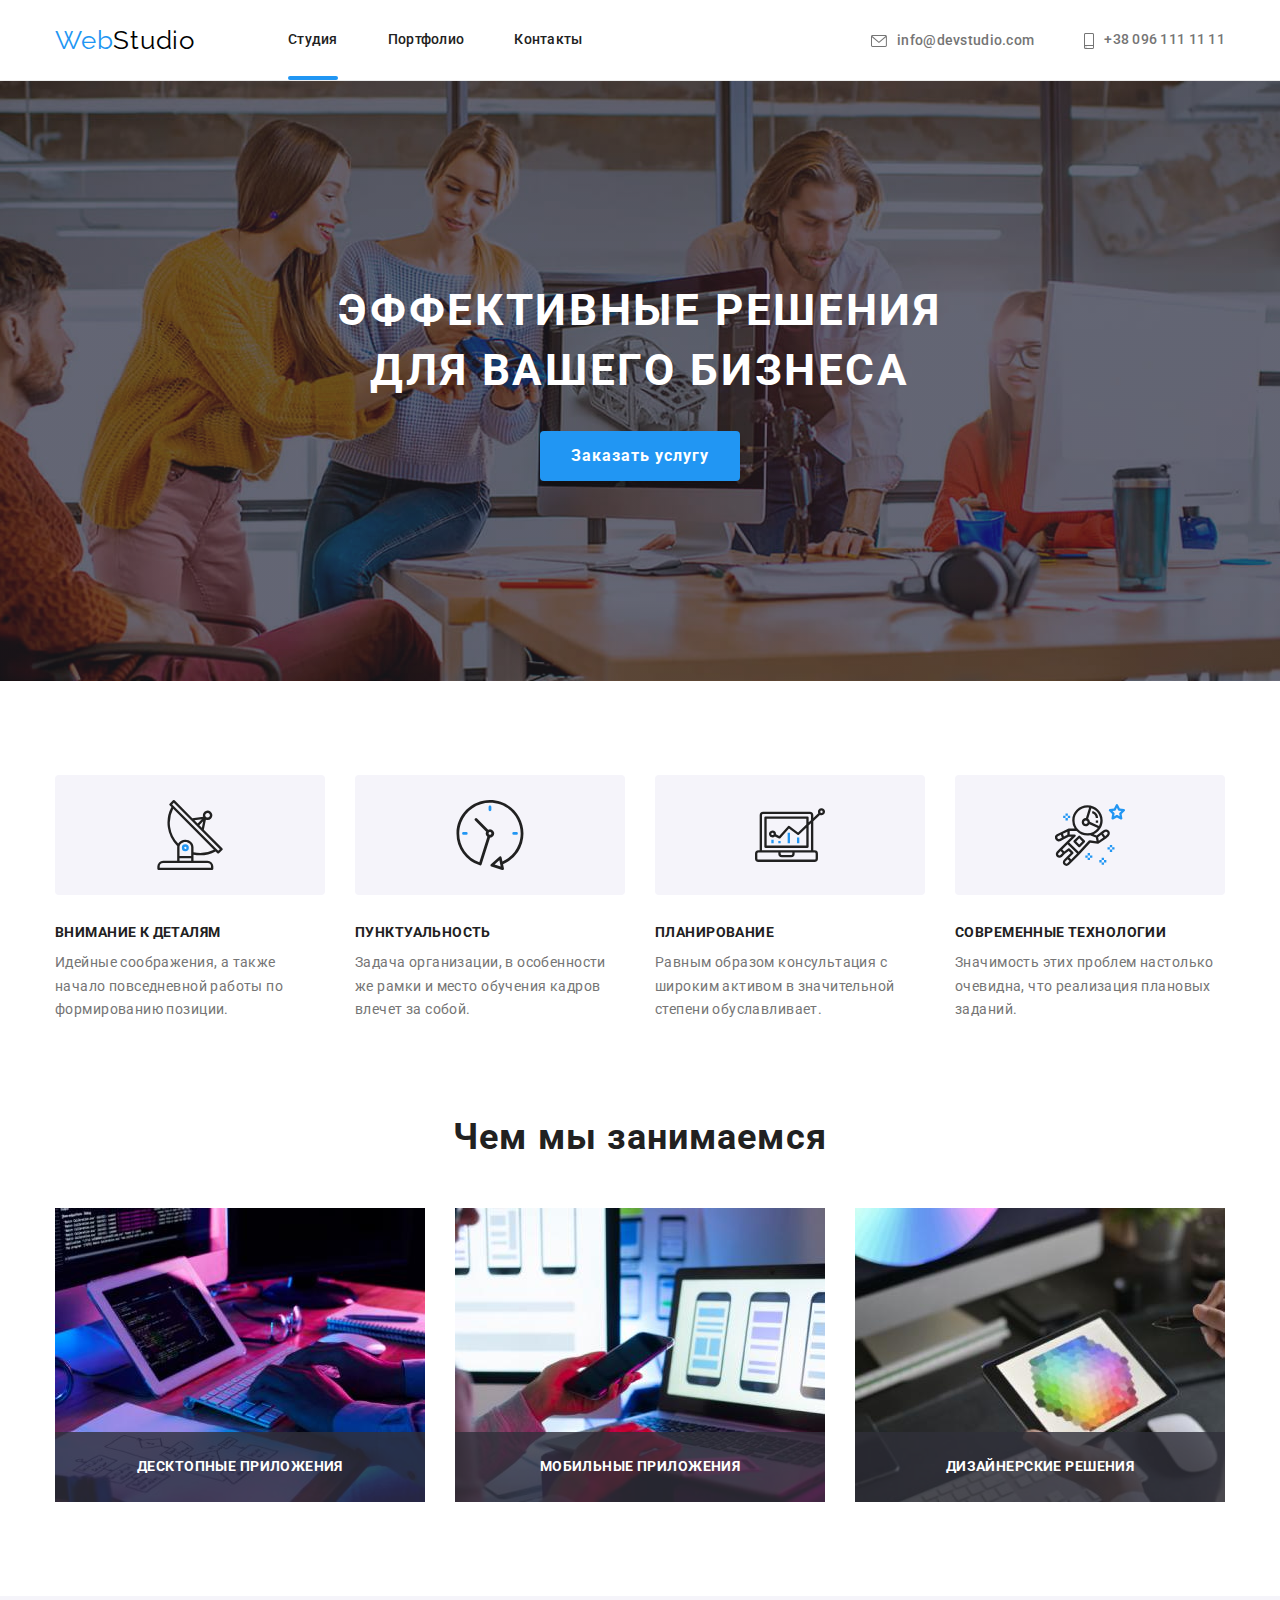
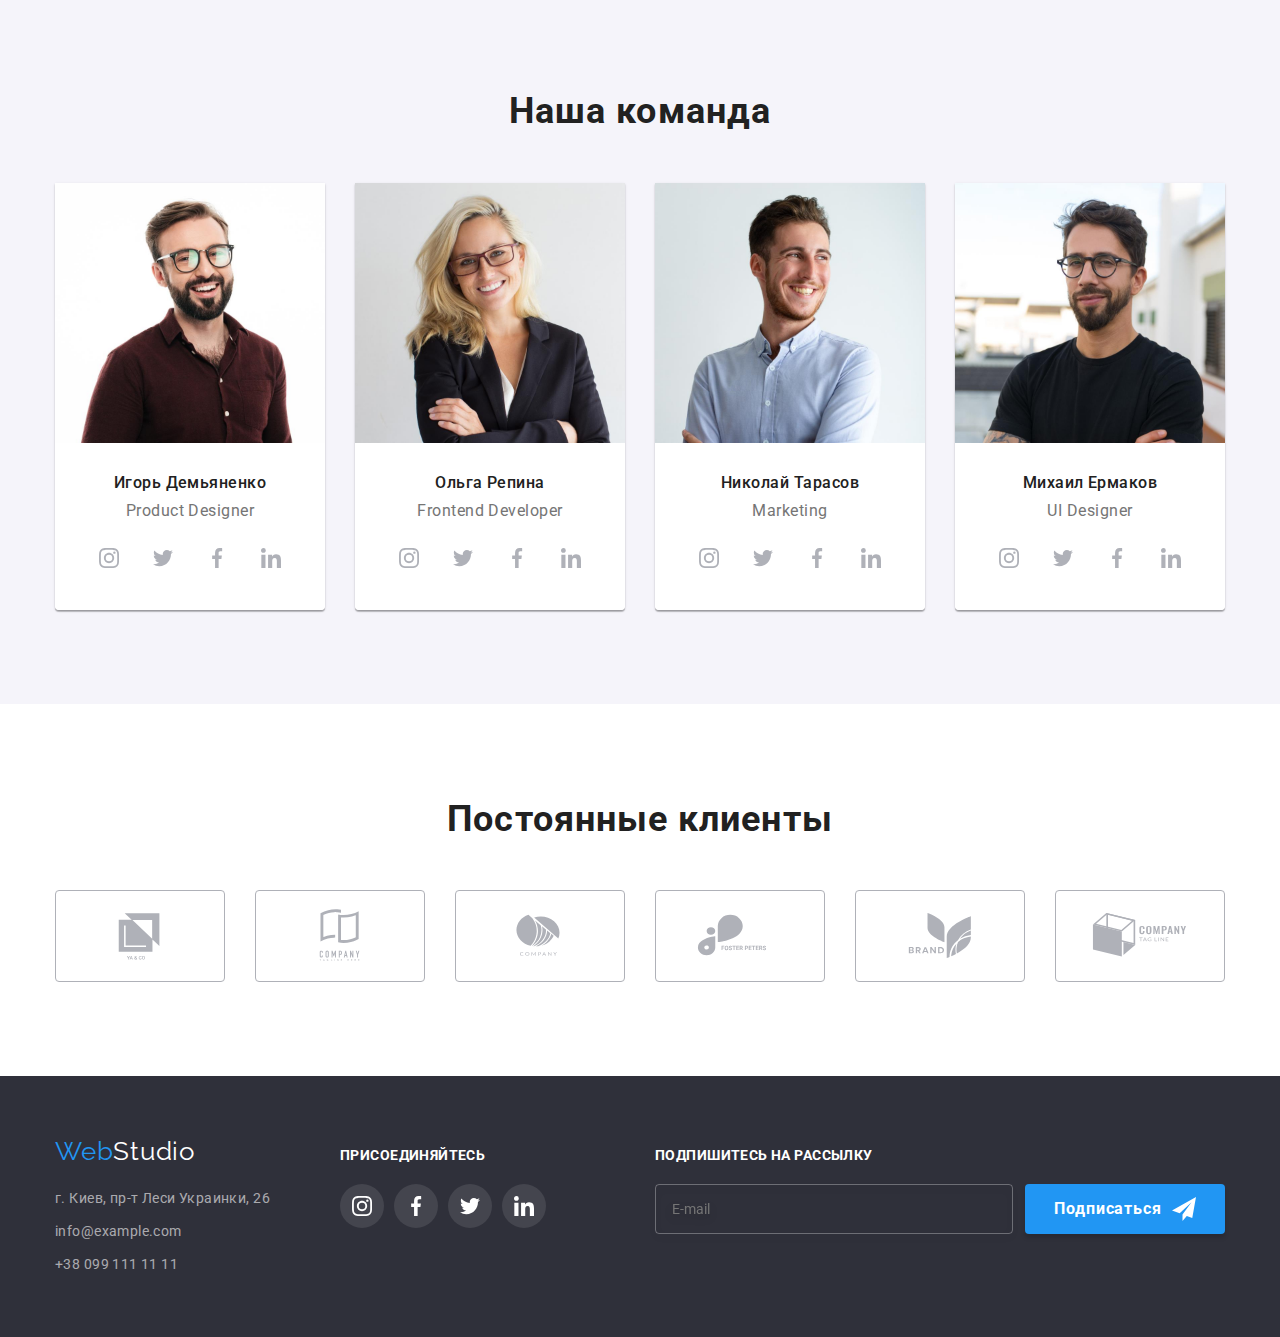
<file: index.html>
<!DOCTYPE html>
<html lang="ru">
  <head>
    <meta charset="UTF-8" />
    <meta http-equiv="X-UA-Compatible" content="IE=edge" />
    <meta name="viewport" content="width=device-width, initial-scale=1.0" />
    <title>Студия</title>

    <link rel="preconnect" href="https://fonts.googleapis.com" />
    <link rel="preconnect" href="https://fonts.gstatic.com" crossorigin />
    <link
      href="https://fonts.googleapis.com/css2?family=Raleway:wght@700&family=Roboto:wght@400;500;700;900&display=swap"
      rel="stylesheet"
    />
    <link
      rel="stylesheet"
      href="https://cdn.jsdelivr.net/npm/modern-normalize@1.1.0/modern-normalize.min.css"
    />
    <link rel="stylesheet" href="./css/main.min.css" />
  </head>

  <body>
    <header class="header header--underline">
      <div class="conteiner header__conteiner">
        <nav class="navigation">
          <a lang="en" href="./index.html" class="logo header__logo link"
            >Web<span class="logo__text logo__text--header-color">Studio</span></a
          >
          <ul class="navigation-list list">
            <li class="navigation-list__item">
              <a class="navigation-list__link link current" href="./index.html">Студия</a>
            </li>
            <li class="navigation-list__item">
              <a class="navigation-list__link link" href="./portfolio.html">Портфолио</a>
            </li>
            <li class="navigation-list__item">
              <a class="navigation-list__link link" href="">Контакты</a>
            </li>
          </ul>
        </nav>

        <ul class="contacts header__contacts list">
          <li class="contacts__list list">
            <a class="contacts__link link" href="mailto:info@devstudio.com"
              ><svg class="contacts__logo" width="16" height="12">
                <use href="./images/icons.svg#icon-mail-logo" /></svg
              >info@devstudio.com</a
            >
          </li>
          <li class="contacts__list list">
            <a class="contacts__link link" href="tel:+380961111111"
              ><svg class="contacts__logo" width="10" height="16">
                <use href="./images/icons.svg#icon-logo-smartphone" /></svg
              >+38 096 111 11 11</a
            >
          </li>
        </ul>
      </div>
    </header>

    <main>
      <!-- !секция герой -->

      <section class="hero">
        <div class="conteiner">
          <h1 class="hero__text">Эффективные решения<br />для вашего бизнеса</h1>
          <button class="button hero__button" type="button" data-modal-open>Заказать услугу</button>
        </div>
      </section>

      <!-- !секция особенности -->

      <section class="section">
        <div class="conteiner">
          <h2 hidden>наши особенности</h2>
          <ul class="specs">
            <li class="specs__list list">
              <div class="specs__item">
                <svg class="specs__icon" width="70" height="70">
                  <use href="./images/icons.svg#icon-antenna" />
                </svg>
              </div>
              <h3 class="specs__title">Внимание к деталям</h3>
              <p class="specs__text">
                Идейные соображения, а также начало повседневной работы по формированию позиции.
              </p>
            </li>
            <li class="specs__list list">
              <div class="specs__item">
                <svg class="specs__icon" width="70" height="70">
                  <use href="./images/icons.svg#icon-clock" />
                </svg>
              </div>
              <h3 class="specs__title">Пунктуальность</h3>
              <p class="specs__text">
                Задача организации, в особенности же рамки и место обучения кадров влечет за собой.
              </p>
            </li>
            <li class="specs__list list">
              <div class="specs__item">
                <svg class="specs__icon" width="70" height="70">
                  <use href="./images/icons.svg#icon-diagram" />
                </svg>
              </div>
              <h3 class="specs__title">Планирование</h3>
              <p class="specs__text">
                Равным образом консультация с широким активом в значительной степени обуславливает.
              </p>
            </li>
            <li class="specs__list list">
              <div class="specs__item">
                <svg class="specs__icon" width="70" height="70">
                  <use href="./images/icons.svg#icon-astronaut" />
                </svg>
              </div>
              <h3 class="specs__title">Современные технологии</h3>
              <p class="specs__text">
                Значимость этих проблем настолько очевидна, что реализация плановых заданий.
              </p>
            </li>
          </ul>
        </div>
      </section>

      <!-- !секция чем мы занимаемся -->

      <section class="section section__our-works">
        <div class="conteiner">
          <h2 class="section-title">Чем мы занимаемся</h2>
          <ul class="examples">
            <li class="examples__title list">
              <img
                src="./images/img-1.jpg"
                alt="набор текста на клавиатуре"
                width="370"
                height="294"
              />
              <p class="examples__text">Десктопные приложения</p>
            </li>
            <li class="examples__title list">
              <img
                src="./images/img-2.jpg"
                alt="адаптация под мобильный формат"
                width="370"
                height="294"
              />
              <p class="examples__text">Мобильные приложения</p>
            </li>
            <li class="examples__title list">
              <img src="./images/img-3.jpg" alt="работа с графикой" width="370" height="294" />
              <p class="examples__text">Дизайнерские решения</p>
            </li>
          </ul>
        </div>
      </section>

      <!-- !секция наша команда -->

      <section class="section section--team-color">
        <div class="conteiner">
          <h2 class="section-title">Наша команда</h2>
          <ul class="workers">
            <li class="list workers__card">
              <img src="./images/img-igor.jpg" alt="фото игорь" width="270" height="260" />
              <div class="workers-info">
                <p class="workers-info__name">Игорь Демьяненко</p>
                <p class="workers-info__prof" lang="en">Product Designer</p>
                <ul class="social-list list">
                  <li class="social-list__item">
                    <a class="social-list__link link" href="">
                      <svg class="social-list__icon" width="20" height="20">
                        <use href="./images/icons.svg#icon-instagram" />
                      </svg>
                    </a>
                  </li>
                  <li class="social-list__item">
                    <a class="social-list__link link" href="">
                      <svg class="social-list__icon" width="20" height="20">
                        <use href="./images/icons.svg#icon-twitter" />
                      </svg>
                    </a>
                  </li>
                  <li class="social-list__item">
                    <a class="social-list__link link" href="">
                      <svg class="social-list__icon" width="20" height="20">
                        <use href="./images/icons.svg#icon-facebook" />
                      </svg>
                    </a>
                  </li>
                  <li class="social-list__item">
                    <a class="social-list__link link" href="">
                      <svg class="social-list__icon" width="20" height="20">
                        <use href="./images/icons.svg#icon-linkedin" />
                      </svg>
                    </a>
                  </li>
                </ul>
              </div>
            </li>
            <li class="list workers__card">
              <img src="./images/img-olga.jpg" alt="фото ольга" width="270" height="260" />
              <div class="workers-info">
                <p class="workers-info__name">Ольга Репина</p>
                <p class="workers-info__prof" lang="en">Frontend Developer</p>
                <ul class="social-list list">
                  <li class="social-list__item">
                    <a class="social-list__link link" href="">
                      <svg class="social-list__icon" width="20" height="20">
                        <use href="./images/icons.svg#icon-instagram" />
                      </svg>
                    </a>
                  </li>
                  <li class="social-list__item">
                    <a class="social-list__link link" href="">
                      <svg class="social-list__icon" width="20" height="20">
                        <use href="./images/icons.svg#icon-twitter" />
                      </svg>
                    </a>
                  </li>
                  <li class="social-list__item">
                    <a class="social-list__link link" href="">
                      <svg class="social-list__icon" width="20" height="20">
                        <use href="./images/icons.svg#icon-facebook" />
                      </svg>
                    </a>
                  </li>
                  <li class="social-list__item">
                    <a class="social-list__link link" href="">
                      <svg class="social-list__icon" width="20" height="20">
                        <use href="./images/icons.svg#icon-linkedin" />
                      </svg>
                    </a>
                  </li>
                </ul>
              </div>
            </li>

            <li class="list workers__card">
              <img src="./images/img-kolya.jpg" alt="фото николай" width="270" height="260" />
              <div class="workers-info">
                <p class="workers-info__name">Николай Тарасов</p>
                <p class="workers-info__prof" lang="en">Marketing</p>
                <ul class="social-list list">
                  <li class="social-list__item">
                    <a class="social-list__link link" href="">
                      <svg class="social-list__icon" width="20" height="20">
                        <use href="./images/icons.svg#icon-instagram" />
                      </svg>
                    </a>
                  </li>
                  <li class="social-list__item">
                    <a class="social-list__link link" href="">
                      <svg class="social-list__icon" width="20" height="20">
                        <use href="./images/icons.svg#icon-twitter" />
                      </svg>
                    </a>
                  </li>
                  <li class="social-list__item">
                    <a class="social-list__link link" href="">
                      <svg class="social-list__icon" width="20" height="20">
                        <use href="./images/icons.svg#icon-facebook" />
                      </svg>
                    </a>
                  </li>
                  <li class="social-list__item">
                    <a class="social-list__link link" href="">
                      <svg class="social-list__icon" width="20" height="20">
                        <use href="./images/icons.svg#icon-linkedin" />
                      </svg>
                    </a>
                  </li>
                </ul>
              </div>
            </li>
            <li class="list workers__card">
              <img src="./images/img-misha.jpg" alt="фото михаил" width="270" height="260" />
              <div class="workers-info">
                <p class="workers-info__name">Михаил Ермаков</p>
                <p class="workers-info__prof" lang="en">UI Designer</p>
                <ul class="social-list list">
                  <li class="social-list__item">
                    <a class="social-list__link link" href="">
                      <svg class="social-list__icon" width="20" height="20">
                        <use href="./images/icons.svg#icon-instagram" />
                      </svg>
                    </a>
                  </li>
                  <li class="social-list__item">
                    <a class="social-list__link link" href="">
                      <svg class="social-list__icon" width="20" height="20">
                        <use href="./images/icons.svg#icon-twitter" />
                      </svg>
                    </a>
                  </li>
                  <li class="social-list__item">
                    <a class="social-list__link link" href="">
                      <svg class="social-list__icon" width="20" height="20">
                        <use href="./images/icons.svg#icon-facebook" />
                      </svg>
                    </a>
                  </li>
                  <li class="social-list__item">
                    <a class="social-list__link link" href="">
                      <svg class="social-list__icon" width="20" height="20">
                        <use href="./images/icons.svg#icon-linkedin" />
                      </svg>
                    </a>
                  </li>
                </ul>
              </div>
            </li>
          </ul>
        </div>
      </section>

      <!-- ! Постоянные клиенты -->

      <section class="section">
        <div class="conteiner">
          <h2 class="section-title">Постоянные клиенты</h2>
          <ul class="clients-list list">
            <li class="clients-list__item">
              <a class="clients-list__link link" href="">
                <svg class="clients-list__icon" width="106" height="60">
                  <use href="./images/icons.svg#icon-logo-first" />
                </svg>
              </a>
            </li>
            <li class="clients-list__item">
              <a class="clients-list__link link" href="">
                <svg class="clients-list__icon" width="106" height="60">
                  <use href="./images/icons.svg#icon-logo-second" />
                </svg>
              </a>
            </li>
            <li class="clients-list__item">
              <a class="clients-list__link link" href="">
                <svg class="clients-list__icon" width="106" height="60">
                  <use href="./images/icons.svg#icon-logo-third" />
                </svg>
              </a>
            </li>
            <li class="clients-list__item">
              <a class="clients-list__link link" href="">
                <svg class="clients-list__icon" width="106" height="60">
                  <use href="./images/icons.svg#icon-logo-fourth" />
                </svg>
              </a>
            </li>
            <li class="clients-list__item">
              <a class="clients-list__link link" href="">
                <svg class="clients-list__icon" width="106" height="60">
                  <use href="./images/icons.svg#icon-logo-fifth" />
                </svg>
              </a>
            </li>
            <li class="clients-list__item">
              <a class="clients-list__link link" href="">
                <svg class="clients-list__icon" width="106" height="60">
                  <use href="./images/icons.svg#icon-logo-sixth" />
                </svg>
              </a>
            </li>
          </ul>
        </div>
      </section>
    </main>

    <!--!Футер секция-->

    <footer class="footer">
      <div class="conteiner footer__conteiner">
        <div class="footer-main">
          <a lang="en" href="index.html" class="logo footer__logo link"
            >Web<span class="logo__text logo__text--footer-color">Studio</span></a
          >
          <address class="adress">
            <ul class="company-contacts">
              <li class="company-contacts__list list">
                <a
                  class="company-contacts__link company-contacts__link--adress-color link"
                  href="https://goo.gl/maps/mTqveM3o7h9tDFsGA"
                  target="_blank"
                  rel="noopener noreferrer"
                  >г. Киев, пр-т Леси Украинки, 26</a
                >
              </li>
              <li class="company-contacts__list list">
                <a class="company-contacts__link link" href="mailto:info@example.com"
                  >info@example.com</a
                >
              </li>
              <li class="company-contacts__list list">
                <a class="company-contacts__link link" href="tel:+380991111111"
                  >+38 099 111 11 11</a
                >
              </li>
            </ul>
          </address>
        </div>
        <div class="connect connect__wrap">
          <h2 class="connect__title">присоединяйтесь</h2>
          <ul class="social-list list">
            <li class="social-list__item">
              <a class="social-list__link social-list__link--footer-color link" href="">
                <svg class="social-list__icon" width="20" height="20">
                  <use href="./images/icons.svg#icon-instagram" />
                </svg>
              </a>
            </li>
            <li class="social-list__item">
              <a class="social-list__link social-list__link--footer-color link" href="">
                <svg class="social-list__icon" width="20" height="20">
                  <use href="./images/icons.svg#icon-facebook" />
                </svg>
              </a>
            </li>
            <li class="social-list__item">
              <a class="social-list__link social-list__link--footer-color link" href="">
                <svg class="social-list__icon" width="20" height="20">
                  <use href="./images/icons.svg#icon-twitter" />
                </svg>
              </a>
            </li>
            <li class="social-list__item">
              <a class="social-list__link social-list__link--footer-color link" href="">
                <svg class="social-list__icon" width="20" height="20">
                  <use href="./images/icons.svg#icon-linkedin" />
                </svg>
              </a>
            </li>
          </ul>
        </div>

        <!--!Форма подписаться-->

        <form class="subscribe subscribe__form">
          <h2 class="subscribe__title">Подпишитесь на рассылку</h2>
          <div class="subscribe-wrap">
            <input class="subscribe__input" type="text" name="subscribe" placeholder="E-mail" />
            <button type="submit" class="button subscribe__button">
              Подписаться
              <svg class="subscribe__icon" width="24" height="24">
                <use href="./images/icons.svg#icon-send-email" />
              </svg>
            </button>
          </div>
        </form>
      </div>
    </footer>

    <!--!Модальное окно-->

    <div class="backdrop is-hidden" data-modal>
      <div class="modal">
        <button type="button" class="modal-close" data-modal-close>
          <svg class="modal-close__icon" width="18" height="18">
            <use href="./images/icons.svg#icon-close" />
          </svg>
        </button>

        <form class="modal-form">
          <p class="modal-form__title">Оставьте свои данные, мы вам перезвоним</p>
          <label for="name" class="modal-form__label">Имя</label>
          <div class="modal-input-wrap">
            <input type="text" id="name" name="client-name" class="modal-form__input" />
            <svg class="modal-form__icon" width="18" height="18">
              <use href="./images/icons.svg#icon-person" />
            </svg>
          </div>

          <label for="tel" class="modal-form__label">Телефон</label>
          <div class="modal-input-wrap">
            <input type="tel" id="tel" name="client-tel" class="modal-form__input" />
            <svg class="modal-form__icon" width="18" height="18">
              <use href="./images/icons.svg#icon-tel" />
            </svg>
          </div>

          <label for="email" class="modal-form__label">Почта</label>
          <div class="modal-input-wrap">
            <input type="email" id="email" name="client-email" class="modal-form__input" />
            <svg class="modal-form__icon" width="18" height="18">
              <use href="./images/icons.svg#icon-email" />
            </svg>
          </div>

          <label for="comment" class="modal-form__label">Комментарий</label>
          <textarea
            name="comment"
            id="comment"
            class="modal-form__input modal-form__input--comment"
            placeholder="Введите текст"
          ></textarea>

          <input
            type="checkbox"
            id="license-check"
            name="license-check"
            class="checkbox vissualy-hidden"
          />

          <label for="license-check" class="checkbox-label">
            <span class="checkbox-label__icon"
              ><svg width="11" height="8">
                <use href="./images/icons.svg#icon-check" /></svg></span
            ><span
              >Соглашаюсь с рассылкой и принимаю
              <a href="" class="checkbox-label__license">Условия договора</a></span
            ></label
          >

          <button type="submit" class="button button--modal-send">Отправить</button>
        </form>
      </div>
    </div>
    <script src="./js/modal.js"></script>
  </body>
</html>
</file>
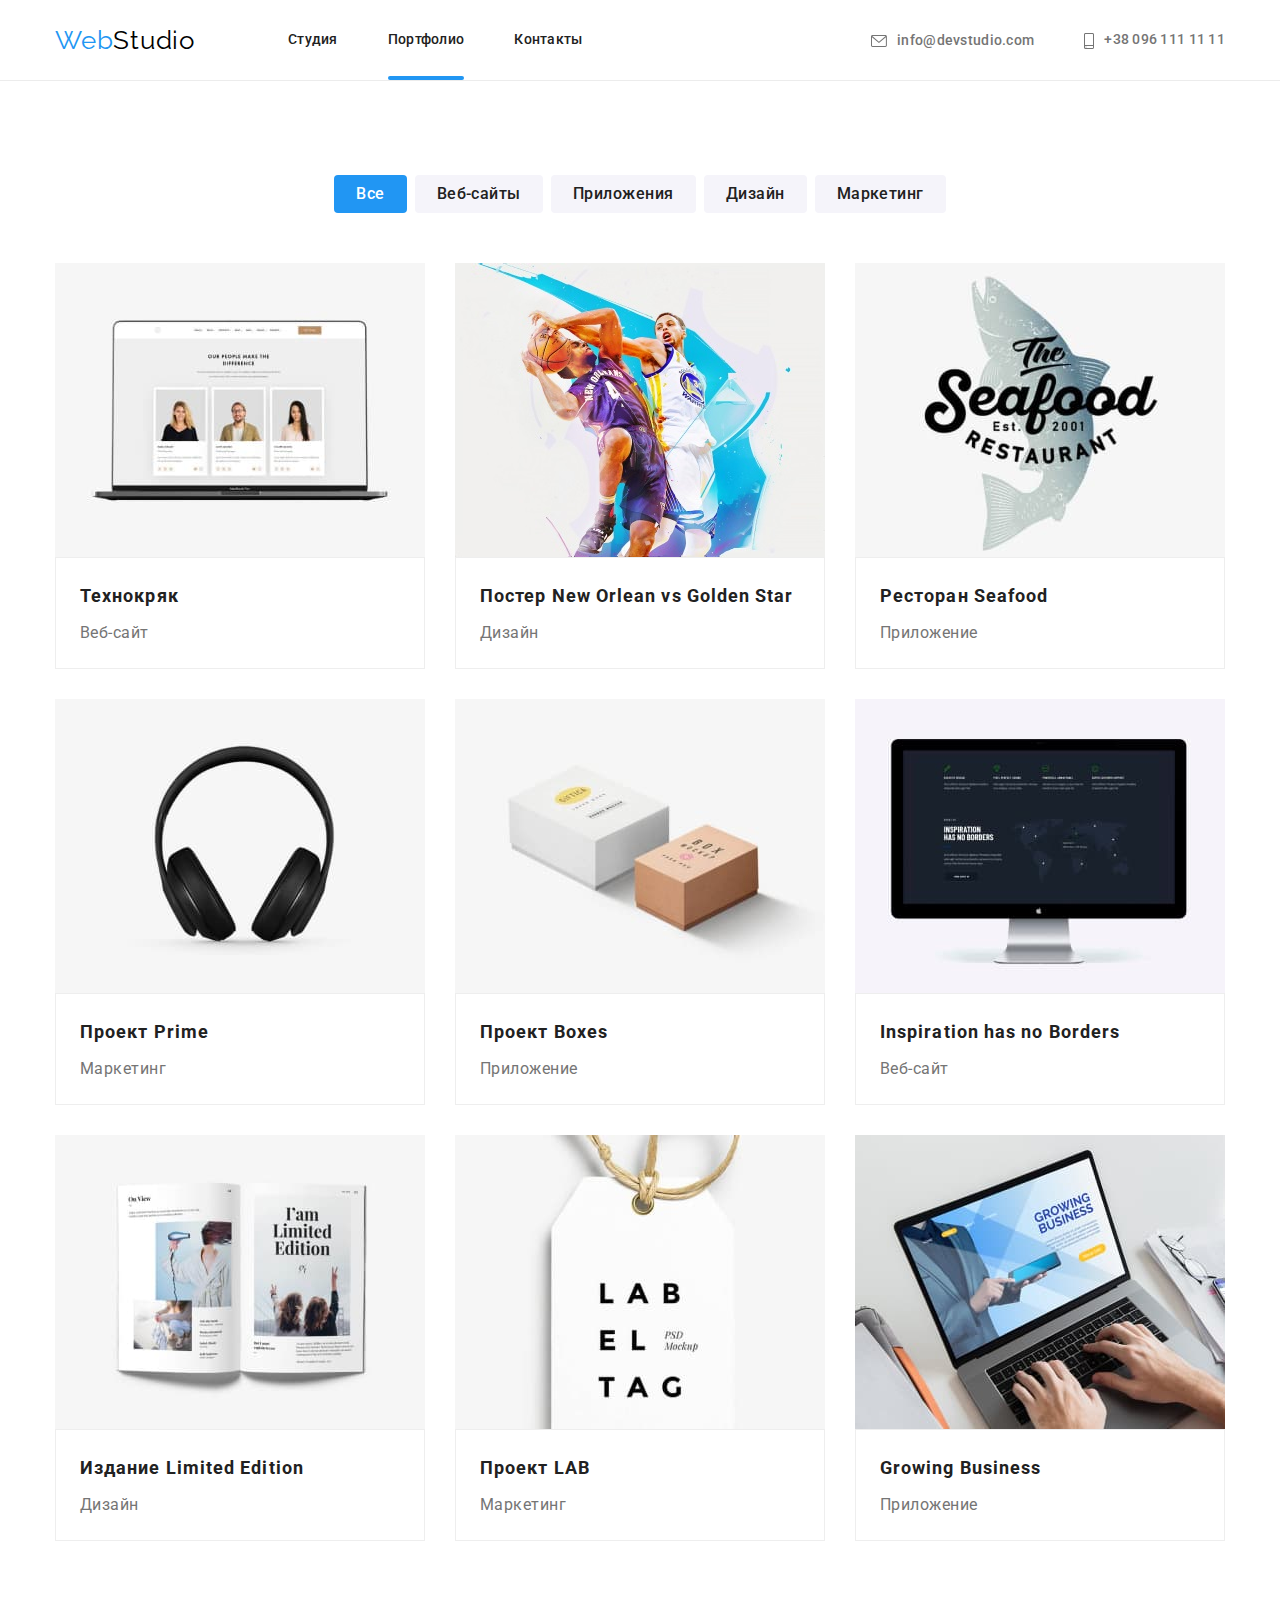
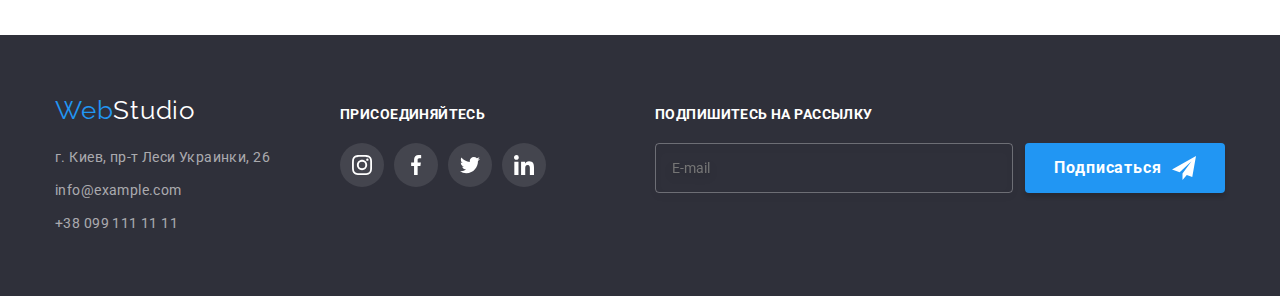
<file: portfolio.html>
<!DOCTYPE html>
<html lang="ru">
  <head>
    <meta charset="UTF-8" />
    <meta http-equiv="X-UA-Compatible" content="IE=edge" />
    <meta name="viewport" content="width=device-width, initial-scale=1.0" />
    <title>Портфолио</title>
    <link rel="preconnect" href="https://fonts.googleapis.com" />
    <link rel="preconnect" href="https://fonts.gstatic.com" crossorigin />
    <link
      href="https://fonts.googleapis.com/css2?family=Raleway:wght@700&family=Roboto:wght@400;500;700;900&display=swap"
      rel="stylesheet"
    />
    <link
      rel="stylesheet"
      href="https://cdn.jsdelivr.net/npm/modern-normalize@1.1.0/modern-normalize.min.css"
    />
    <link rel="stylesheet" href="./css/main.min.css" />
  </head>

  <body>
    <header class="header header--underline">
      <div class="conteiner header__conteiner">
        <nav class="navigation">
          <a lang="en" href="./index.html" class="logo header__logo link"
            >Web<span class="logo__text logo__text--header-color">Studio</span></a
          >
          <ul class="navigation-list list">
            <li class="navigation-list__item">
              <a class="navigation-list__link link" href="./index.html">Студия</a>
            </li>
            <li class="navigation-list__item">
              <a class="navigation-list__link link current" href="./portfolio.html">Портфолио</a>
            </li>
            <li class="navigation-list__item">
              <a class="navigation-list__link link" href="">Контакты</a>
            </li>
          </ul>
        </nav>

        <ul class="contacts header__contacts list">
          <li class="contacts__list list">
            <a class="contacts__link link" href="mailto:info@devstudio.com"
              ><svg class="contacts__logo" width="16" height="12">
                <use href="./images/icons.svg#icon-mail-logo" /></svg
              >info@devstudio.com</a
            >
          </li>
          <li class="contacts__list list">
            <a class="contacts__link link" href="tel:+380961111111"
              ><svg class="contacts__logo" width="10" height="16">
                <use href="./images/icons.svg#icon-logo-smartphone" /></svg
              >+38 096 111 11 11</a
            >
          </li>
        </ul>
      </div>
    </header>
    <main>
      <!-- секция портфолио фильтр -->
      <section class="section">
        <div class="conteiner">
          <h1 hidden>портфолио по категориям</h1>
          <ul class="portfolio-filter portfolio-filter--bottom-margin">
            <li class="portfolio-filter__list list">
              <button class="portfolio-filter__btn portfolio-filter__btn--current" type="button">
                Все
              </button>
            </li>
            <li class="portfolio-filter__list list">
              <button class="portfolio-filter__btn" type="button">Веб-сайты</button>
            </li>
            <li class="portfolio-filter__list list">
              <button class="portfolio-filter__btn" type="button">Приложения</button>
            </li>
            <li class="portfolio-filter__list list">
              <button class="portfolio-filter__btn" type="button">Дизайн</button>
            </li>
            <li class="portfolio-filter__list list">
              <button class="portfolio-filter__btn" type="button">Маркетинг</button>
            </li>
          </ul>

          <ul class="grid">
            <!-- #1 -->

            <li class="portfolio-list grid__portfolio-list list">
              <a class="portfolio-card link" href="">
                <div class="portfolio-card__wrap">
                  <img
                    src="./images/portfolio/img-tekhnokr.jpg"
                    alt="образец сайта на ноутбуке"
                    width="370"
                    height="294"
                  />
                  <p class="portfolio-card__text">
                    Ресурс предлагает комплексные предложения с разным уровнем функционала и
                    сервисов. Все это позволит посетителю получить исчерпывающие сведения о компании
                    или частном лице.
                  </p>
                </div>

                <div class="portfolio-description">
                  <h2 class="portfolio-description__title">Технокряк</h2>
                  <p class="portfolio-description__text">Веб-сайт</p>
                </div>
              </a>
            </li>

            <!-- #2 -->

            <li class="portfolio-list grid__portfolio-list list">
              <a class="portfolio-card link" href="">
                <div class="portfolio-card__wrap">
                  <img
                    src="./images/portfolio/img-new-orlean.jpg"
                    alt="игра в баскетбол"
                    width="370"
                    height="294"
                  />
                  <p class="portfolio-card__text">
                    Ресурс предлагает комплексные предложения с разным уровнем функционала и
                    сервисов. Все это позволит посетителю получить исчерпывающие сведения о компании
                    или частном лице.
                  </p>
                </div>
                <div class="portfolio-description">
                  <h2 class="portfolio-description__title">
                    Постер <span lang="en">New Orlean vs Golden Star</span>
                  </h2>
                  <p class="portfolio-description__text">Дизайн</p>
                </div>
              </a>
            </li>

            <!-- #3 -->

            <li class="portfolio-list grid__portfolio-list list">
              <a class="portfolio-card link" href="">
                <div class="portfolio-card__wrap">
                  <img
                    src="./images/portfolio/img-seafood.jpg"
                    alt="логотип ресторана с рыбой"
                    width="370"
                    height="294"
                  />
                  <p class="portfolio-card__text">
                    Ресурс предлагает комплексные предложения с разным уровнем функционала и
                    сервисов. Все это позволит посетителю получить исчерпывающие сведения о компании
                    или частном лице.
                  </p>
                </div>
                <div class="portfolio-description">
                  <h2 class="portfolio-description__title">
                    Ресторан <span lang="en">Seafood</span>
                  </h2>
                  <p class="portfolio-description__text">Приложение</p>
                </div>
              </a>
            </li>

            <!-- #4 -->

            <li class="portfolio-list grid__portfolio-list list">
              <a class="portfolio-card link" href="">
                <div class="portfolio-card__wrap">
                  <img
                    src="./images/portfolio/img-prime.jpg"
                    alt="фотография наушники"
                    width="370"
                    height="294"
                  />
                  <p class="portfolio-card__text">
                    Ресурс предлагает комплексные предложения с разным уровнем функционала и
                    сервисов. Все это позволит посетителю получить исчерпывающие сведения о компании
                    или частном лице.
                  </p>
                </div>
                <div class="portfolio-description">
                  <h2 class="portfolio-description__title">Проект <span lang="en">Prime</span></h2>
                  <p class="portfolio-description__text">Маркетинг</p>
                </div>
              </a>
            </li>

            <!-- #5 -->

            <li class="portfolio-list grid__portfolio-list list">
              <a class="portfolio-card link" href="">
                <div class="portfolio-card__wrap">
                  <img
                    src="./images/portfolio/img-boxes.jpg"
                    alt="две коробки на столе"
                    width="370"
                    height="294"
                  />
                  <p class="portfolio-card__text">
                    Ресурс предлагает комплексные предложения с разным уровнем функционала и
                    сервисов. Все это позволит посетителю получить исчерпывающие сведения о компании
                    или частном лице.
                  </p>
                </div>
                <div class="portfolio-description">
                  <h2 class="portfolio-description__title">Проект <span lang="en">Boxes</span></h2>
                  <p class="portfolio-description__text">Приложение</p>
                </div>
              </a>
            </li>

            <!-- #6 -->

            <li class="portfolio-list grid__portfolio-list list">
              <a class="portfolio-card link" href="">
                <div class="portfolio-card__wrap">
                  <img
                    src="./images/portfolio/img-inspiration.jpg"
                    alt="вид сайта на мониторе"
                    width="370"
                    height="294"
                  />
                  <p class="portfolio-card__text">
                    Ресурс предлагает комплексные предложения с разным уровнем функционала и
                    сервисов. Все это позволит посетителю получить исчерпывающие сведения о компании
                    или частном лице.
                  </p>
                </div>
                <div class="portfolio-description">
                  <h2 class="portfolio-description__title" lang="en">Inspiration has no Borders</h2>
                  <p class="portfolio-description__text">Веб-сайт</p>
                </div>
              </a>
            </li>

            <!-- #7 -->

            <li class="portfolio-list grid__portfolio-list list">
              <a class="portfolio-card link" href="">
                <div class="portfolio-card__wrap">
                  <img
                    src="./images/portfolio/img-limit-edit.jpg"
                    alt="раскрытый журнал"
                    width="370"
                    height="294"
                  />
                  <p class="portfolio-card__text">
                    Ресурс предлагает комплексные предложения с разным уровнем функционала и
                    сервисов. Все это позволит посетителю получить исчерпывающие сведения о компании
                    или частном лице.
                  </p>
                </div>
                <div class="portfolio-description">
                  <h2 class="portfolio-description__title">
                    Издание <span lang="en">Limited Edition</span>
                  </h2>
                  <p class="portfolio-description__text">Дизайн</p>
                </div>
              </a>
            </li>

            <!-- #8 -->

            <li class="portfolio-list grid__portfolio-list list">
              <a class="portfolio-card link" href="">
                <div class="portfolio-card__wrap">
                  <img
                    src="./images/portfolio/img-lab.jpg"
                    alt="фотография бирки"
                    width="370"
                    height="294"
                  />
                  <p class="portfolio-card__text">
                    Ресурс предлагает комплексные предложения с разным уровнем функционала и
                    сервисов. Все это позволит посетителю получить исчерпывающие сведения о компании
                    или частном лице.
                  </p>
                </div>
                <div class="portfolio-description">
                  <h2 class="portfolio-description__title">Проект <span lang="en">LAB</span></h2>
                  <p class="portfolio-description__text">Маркетинг</p>
                </div>
              </a>
            </li>

            <!-- #9 -->

            <li class="portfolio-list grid__portfolio-list list">
              <a class="portfolio-card link" href="">
                <div class="portfolio-card__wrap">
                  <img
                    src="./images/portfolio/img-growing.jpg"
                    alt="просмотр сайта на ноутбуке"
                    width="370"
                    height="294"
                  />
                  <p class="portfolio-card__text">
                    Ресурс предлагает комплексные предложения с разным уровнем функционала и
                    сервисов. Все это позволит посетителю получить исчерпывающие сведения о компании
                    или частном лице.
                  </p>
                </div>
                <div class="portfolio-description">
                  <h2 class="portfolio-description__title" lang="en">Growing Business</h2>
                  <p class="portfolio-description__text">Приложение</p>
                </div>
              </a>
            </li>
          </ul>
        </div>
      </section>
    </main>
    <footer class="footer">
      <div class="conteiner footer__conteiner">
        <div class="footer-main">
          <a lang="en" href="index.html" class="logo footer__logo link"
            >Web<span class="logo__text logo__text--footer-color">Studio</span></a
          >
          <address class="adress">
            <ul class="company-contacts">
              <li class="company-contacts__list list">
                <a
                  class="company-contacts__link company-contacts__link--adress-color link"
                  href="https://goo.gl/maps/mTqveM3o7h9tDFsGA"
                  target="_blank"
                  rel="noopener noreferrer"
                  >г. Киев, пр-т Леси Украинки, 26</a
                >
              </li>
              <li class="company-contacts__list list">
                <a class="company-contacts__link link" href="mailto:info@example.com"
                  >info@example.com</a
                >
              </li>
              <li class="company-contacts__list list">
                <a class="company-contacts__link link" href="tel:+380991111111"
                  >+38 099 111 11 11</a
                >
              </li>
            </ul>
          </address>
        </div>
        <div class="connect connect__wrap">
          <h2 class="connect__title">присоединяйтесь</h2>
          <ul class="social-list list">
            <li class="social-list__item">
              <a class="social-list__link social-list__link--footer-color link" href="">
                <svg class="social-list__icon" width="20" height="20">
                  <use href="./images/icons.svg#icon-instagram" />
                </svg>
              </a>
            </li>
            <li class="social-list__item">
              <a class="social-list__link social-list__link--footer-color link" href="">
                <svg class="social-list__icon" width="20" height="20">
                  <use href="./images/icons.svg#icon-facebook" />
                </svg>
              </a>
            </li>
            <li class="social-list__item">
              <a class="social-list__link social-list__link--footer-color link" href="">
                <svg class="social-list__icon" width="20" height="20">
                  <use href="./images/icons.svg#icon-twitter" />
                </svg>
              </a>
            </li>
            <li class="social-list__item">
              <a class="social-list__link social-list__link--footer-color link" href="">
                <svg class="social-list__icon" width="20" height="20">
                  <use href="./images/icons.svg#icon-linkedin" />
                </svg>
              </a>
            </li>
          </ul>
        </div>

        <!--!Форма подписаться-->

        <form class="subscribe subscribe__form">
          <h2 class="subscribe__title">Подпишитесь на рассылку</h2>
          <div class="subscribe-wrap">
            <input class="subscribe__input" type="text" name="subscribe" placeholder="E-mail" />
            <button type="submit" class="button subscribe__button">
              Подписаться
              <svg class="subscribe__icon" width="24" height="24">
                <use href="./images/icons.svg#icon-send-email" />
              </svg>
            </button>
          </div>
        </form>
      </div>
    </footer>
  </body>
</html>
</file>
<file: css/main.min.css>
:root{--main-text-color: #212121;--text-color: #757575;--text-focus-color: #2196f3;--main-bg-color: #ffffff;--hero-bg-color: #2f303a;--team-bg-color: #f5f4fa;--footer-bg-color: #2f303a;--hero-btn-hover: #188ce8;--logo-color: #000000;--hero-underline: #ececec;--timming: cubic-bezier(0.4, 0, 0.2, 1)}h1,h2,h3,h4,h5{margin:0}ul{margin:0;padding:0}p{margin:0}img{display:block;max-width:100%;height:auto}.conteiner{margin:0 auto;width:1200px;padding-left:15px;padding-right:15px}.section{padding:94px 0}body{font-family:"Roboto",sans-serif;color:var(--text-color);background-color:var(--main-bg-color);font-size:14px}.list{padding:0;margin:0;list-style:none}.link{text-decoration:none;font-style:normal}.vissualy-hidden{position:absolute;white-space:nowrap;width:1px;height:1px;overflow:hidden;border:0;padding:0;clip:rect(0 0 0 0);clip-path:inset(50%);margin:-1px}.logo{font-family:"Raleway",sans-serif;color:var(--text-focus-color);font-size:26px;line-height:1.19;letter-spacing:.03em}.header--underline{border-bottom:1px solid var(--hero-underline)}.header__conteiner{display:flex;align-items:center}.navigation{display:flex;align-items:center}.navigation-list{display:flex;align-items:center}.header__logo{margin-right:93px}.logo__text--header-color{color:var(--logo-color)}.navigation-list__link{display:block;padding-top:32px;padding-bottom:32px;font-family:"Roboto",sans-serif;font-weight:500;font-size:14px;line-height:1.14;letter-spacing:.02em;color:var(--main-text-color);transition:color 250ms var(--timming)}.navigation-list__link .current{color:var(--text-focus-color)}.navigation-list__link:hover,.navigation-list__link:focus{color:var(--text-focus-color)}.navigation-list__link::before{content:"";position:absolute;left:0;bottom:0;display:block;width:100%;height:4px;background-color:var(--text-focus-color);border-radius:2px;transform:scaleX(0);transition:transform 250ms var(--timming)}.navigation-list__link:hover::before,.navigation-list__link:focus::before{transform:scaleX(1)}.navigation-list__link.current::after{content:"";position:absolute;left:0;bottom:0;display:block;width:100%;height:4px;background-color:var(--text-focus-color);border-radius:2px}.navigation-list__item{position:relative}.navigation-list__item:not(:last-child){margin-right:50px}.contacts__link{font-weight:500;font-size:14px;line-height:1.14;letter-spacing:.02em;color:var(--text-color);transition:color 250ms var(--timming)}.contacts__link:hover,.contacts__link:focus{color:var(--text-focus-color)}.contacts{display:flex;align-items:center}.header__contacts{margin-left:auto}.contacts__list+.contacts__list{margin-left:50px}.contacts__logo{vertical-align:middle;fill:currentcolor;margin-right:10px;text-align:center}.button{display:block;cursor:pointer;width:200px;height:50px;border:0;border-radius:4px;padding:0;color:var(--main-bg-color);font-weight:700;font-size:16px;line-height:1.88;letter-spacing:.06em;background-color:var(--text-focus-color);box-shadow:0px 4px 4px rgba(0,0,0,.15);transition:background-color 250ms var(--timming)}.button:hover,.button:focus{background-color:var(--hero-btn-hover)}.hero{padding:200px 0;text-align:center;max-width:1600px;margin:0 auto;background-color:var(--hero-bg-color);background-image:linear-gradient(rgba(47, 48, 58, 0.4), rgba(47, 48, 58, 0.4)),url(../images/bg-img.jpg);background-repeat:no-repeat;background-position:center;background-size:cover}.hero__text{margin-top:0;margin-bottom:30px;font-size:44px;line-height:1.36;letter-spacing:.06em;text-transform:uppercase;color:var(--main-bg-color)}.hero__button{display:inline}.specs{display:flex}.specs__title{margin-top:30px;font-size:14px;line-height:1.14;letter-spacing:.03em;text-transform:uppercase;color:var(--main-text-color)}.specs__item{width:270px;height:120px;background:var(--team-bg-color);border-radius:4px;display:flex;align-items:center;justify-content:center}.specs__list:not(:last-child){margin-right:30px}.specs__text{font-size:14px;line-height:1.71;letter-spacing:.03em;margin-top:10px;margin-bottom:0}.section__our-works{padding-top:0%}.section-title{text-align:center;font-size:36px;line-height:1.17;letter-spacing:.03em;color:var(--main-text-color);margin-bottom:50px}.examples{display:flex;justify-content:space-between}.examples__title{position:relative}.examples__text{position:absolute;height:70px;width:100%;bottom:0;left:0;padding-top:27px;padding-bottom:27px;font-weight:700;font-size:14px;line-height:1.14;text-align:center;vertical-align:middle;letter-spacing:.03em;text-transform:uppercase;color:var(--main-bg-color);background-color:rgba(47,48,58,.8)}.section--team-color{background-color:var(--team-bg-color)}.workers{display:flex;justify-content:space-between}.workers__card{width:270px;box-shadow:0px 1px 3px rgba(0,0,0,.12),0px 1px 1px rgba(0,0,0,.14),0px 2px 1px rgba(0,0,0,.2);border-radius:0px 0px 4px 4px}.workers-info{padding-top:30px;padding-bottom:30px;background-color:var(--main-bg-color);text-align:center;border-radius:0px 0px 4px 4px}.workers-info__name{font-weight:500;font-size:16px;line-height:1.19;letter-spacing:.03em;color:var(--main-text-color);margin-bottom:9px}.workers-info__prof{font-size:16px;line-height:1.19;letter-spacing:.03em;margin-bottom:16px}.social-list{display:flex;justify-content:center;background-color:rgba(0,0,0,0)}.social-list__item+.social-list__item{margin-left:10px}.social-list__link{width:44px;height:44px;border-radius:50%;display:flex;align-items:center;justify-content:center;background-color:var(--main-bg-color);color:#afb1b8;transition:color 250ms var(--timming),background-color 250ms var(--timming)}.social-list__link:hover,.social-list__link:focus{background-color:var(--text-focus-color);color:var(--main-bg-color)}.social-list__icon{fill:currentColor}.clients-list{display:flex;justify-content:center;background-color:rgba(0,0,0,0)}.clients-list__item{width:170px;height:92px;align-items:center}.clients-list__item+.clients-list__item{margin-left:30px}.clients-list__link{width:170px;height:92px;border:1px solid;border-radius:4px;display:flex;align-items:center;justify-content:center;color:#afb1b8;transition:color 250ms var(--timming)}.clients-list__link:hover,.clients-list__link:focus{color:var(--text-focus-color)}.clients-list__icon{fill:currentColor}.footer{padding:60px 0;background-color:var(--footer-bg-color)}.footer__conteiner{display:flex;align-items:baseline}.logo__text--footer-color{color:var(--main-bg-color)}.footer__logo{display:block;margin-bottom:20px}.adress{font-style:normal}.company-contacts__link--adress-color{color:var(--main-bg-color)}.company-contacts__link{display:block;font-size:14px;line-height:1.71;letter-spacing:.03em;color:rgba(255,255,255,.6);transition:color 250ms var(--timming)}.company-contacts__link:hover,.company-contacts__link:focus{color:var(--text-focus-color)}.company-contacts__list:not(:last-child){margin-bottom:9px}.connect__wrap{margin-left:70px}.connect__title{margin-bottom:20px;font-weight:700;font-size:14px;line-height:1.14;letter-spacing:.03em;text-transform:uppercase;color:var(--main-bg-color)}.social-list__link--footer-color{background-color:rgba(255,255,255,.1);color:var(--main-bg-color)}.social-list__link--footer-color:hover,.social-list__link--footer-color:focus{background-color:var(--text-focus-color)}.subscribe__form{margin-left:auto}.subscribe__input{width:358px;height:50px;padding-left:16px;margin-right:12px;border:1px solid rgba(255,255,255,.3);box-sizing:border-box;filter:drop-shadow(0px 4px 4px rgba(0, 0, 0, 0.15));border-radius:4px;background-color:rgba(0,0,0,0);color:inherit}.subscribe__input:focus{outline:none;border-color:var(--text-focus-color)}.subscribe__title{margin-bottom:20px;font-weight:700;font-size:14px;line-height:1.14;letter-spacing:.03em;text-transform:uppercase;color:var(--main-bg-color)}.subscribe__button{display:flex;align-items:center;justify-content:center}.subscribe__icon{margin-left:10px;fill:var(--main-bg-color)}.subscribe-wrap{display:flex}.backdrop{position:fixed;width:100%;height:100%;top:0;left:0;background-color:rgba(0,0,0,.2);transition:opacity 250ms var(--timming),visibility 250ms var(--timming),box-shadow 250ms var(--timming)}.is-hidden{opacity:0;pointer-events:none;visibility:hidden}.backdrop.is-hidden .modal{transform:translate(-50%, -50%) scale(1.1)}.modal{position:absolute;top:50%;left:50%;transform:translate(-50%, -50%) scale(1);width:528px;min-height:581px;background-color:var(--main-bg-color);border-radius:4px;transition:transform 300ms;box-shadow:0px 1px 3px rgba(0,0,0,.12),0px 1px 1px rgba(0,0,0,.14),0px 2px 1px rgba(0,0,0,.2);padding:40px}.modal-close{cursor:pointer;padding:0;position:absolute;top:8px;right:8px;width:30px;height:30px;border-radius:50%;border:1px solid rgba(0,0,0,.1);background-color:rgba(0,0,0,0)}.modal-close__icon{vertical-align:middle;transition:fill 250ms var(--timming)}.modal-close:hover .modal-close__icon,.modal-close:focus .modal-close__icon{fill:var(--text-focus-color)}.modal-form__title{margin-bottom:12px;font-weight:700;font-size:20px;line-height:1.15;text-align:center;letter-spacing:.03em;color:var(--main-text-color)}.modal-form__label{display:inline-block;font-size:12px;line-height:1.17;letter-spacing:.01em;margin-bottom:4px}.modal-form__input{width:100%;height:40px;padding-left:35px;border:1px solid rgba(33,33,33,.2);outline:none;box-sizing:border-box;border-radius:4px;color:var(--main-text-color);transition:border-color 250ms var(--timming)}.modal-form__input:focus{border-color:var(--text-focus-color)}.modal-input-wrap{position:relative;margin-bottom:10px}.modal-form__icon{position:absolute;top:50%;left:12px;transform:translateY(-50%);transition:fill 250ms var(--timming)}.modal-form__input:focus+.modal-form__icon{fill:var(--text-focus-color)}.modal-form__input--comment{height:120px;margin-bottom:20px;padding:12px 16px;resize:none}.modal-form__input--comment::placeholder{font-size:14px;line-height:1.14;letter-spacing:.01em;color:rgba(117,117,117,.5)}.checkbox-label{display:flex;align-items:center;justify-content:center;margin-bottom:30px}.checkbox-label__icon{display:flex;align-items:center;justify-content:center;margin-right:7px;width:16px;height:15px;border:2px solid var(--main-text-color);border-radius:2px;fill:rgba(0,0,0,0)}.checkbox:checked+.checkbox-label .checkbox-label__icon{background-color:var(--text-focus-color);fill:var(--main-bg-color);border:rgba(0,0,0,0)}.checkbox-label__license{font-size:14px;line-height:1.71;letter-spacing:.03em;text-decoration-line:underline;color:var(--text-focus-color)}.button--modal-send{margin:0 auto}.portfolio-filter__btn{cursor:pointer;padding:6px 22px;border-radius:4px;border:0;font-family:inherit;font-weight:500;font-size:16px;line-height:1.625;letter-spacing:.03em;color:var(--main-text-color);background-color:var(--team-bg-color);transition:color 250ms var(--timming),background-color 250ms var(--timming),box-shadodw 250ms var(--timming)}.portfolio-filter__btn:hover,.portfolio-filter__btn:focus{color:var(--main-bg-color);background-color:var(--text-focus-color);box-shadow:0px 3px 1px rgba(0,0,0,.1),0px 1px 2px rgba(0,0,0,.08),0px 2px 2px rgba(0,0,0,.12)}.portfolio-filter__btn--current{color:var(--main-bg-color);background-color:var(--text-focus-color)}.portfolio-filter__list:not(:last-child){margin-right:8px}.portfolio-card{display:block;transition:box-shadow 250ms var(--timming)}.portfolio-card:hover{box-shadow:0px 1px 1px rgba(0,0,0,.12),0px 4px 4px rgba(0,0,0,.06),1px 4px 6px rgba(0,0,0,.16)}.portfolio-filter{display:flex;justify-content:center}.portfolio-filter--bottom-margin{margin-bottom:50px}.grid{display:flex;flex-wrap:wrap}.portfolio-card__wrap{position:relative;overflow:hidden}.portfolio-card__text{position:absolute;top:0;left:0;height:100%;padding:63px 24px;font-size:18px;line-height:1.56;letter-spacing:.03em;color:var(--main-bg-color);background-color:rgba(33,150,243,.9);transform:translateY(100%);transition:transform 250ms var(--timming)}.portfolio-card:hover .portfolio-card__text,.portfolio-card:focus .portfolio-card__text{transform:translateY(0)}.portfolio-description{border:1px solid #eee;padding:20px 24px}.grid__portfolio-list{margin-right:30px;margin-bottom:30px}.grid__portfolio-list:nth-child(3n){margin-right:0}.grid__portfolio-list:nth-last-child(-n+3){margin-bottom:0}.portfolio-description__title{font-weight:700;font-size:18px;line-height:2;letter-spacing:.06em;color:var(--main-text-color)}.portfolio-description__text{font-size:16px;line-height:1.88;letter-spacing:.03em;color:var(--text-color);margin-top:4px}/*# sourceMappingURL=main.min.css.map */
</file>
